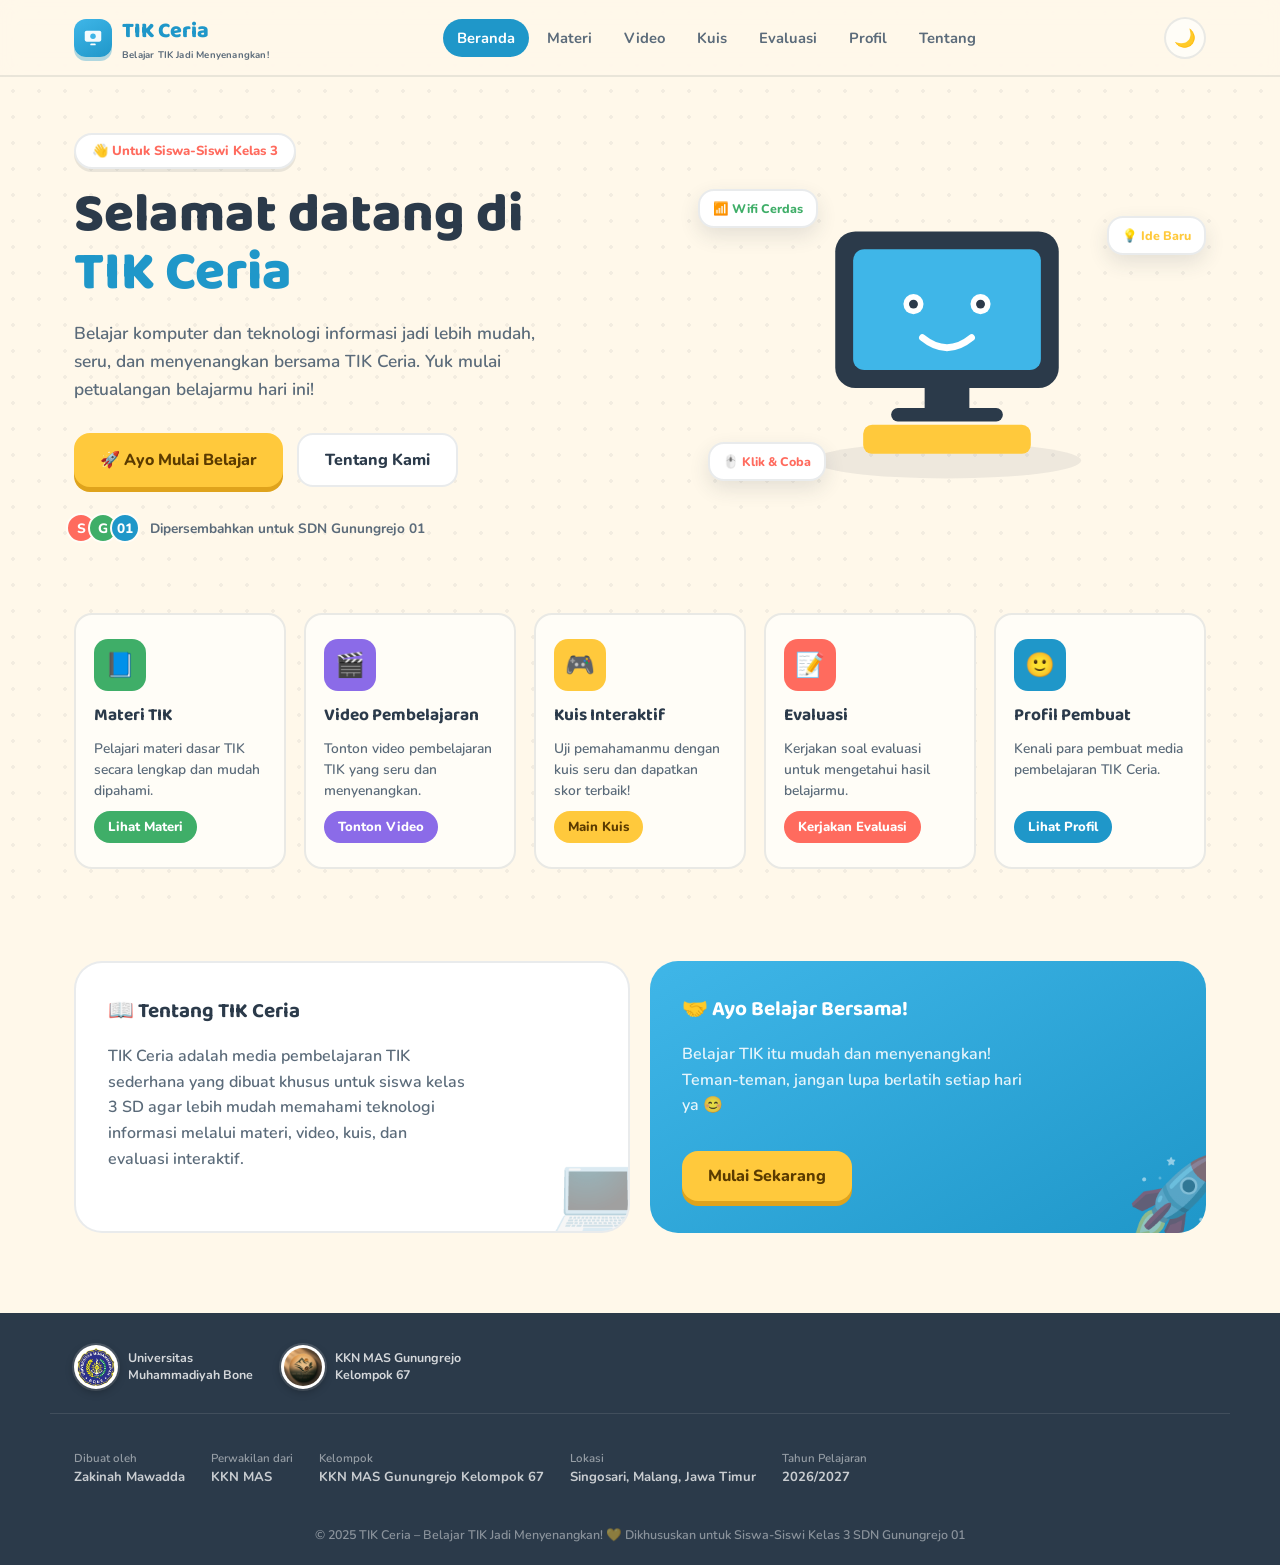
<file: index (1).html>
<!DOCTYPE html>
<html lang="id">
<head>
<meta charset="UTF-8">
<meta name="viewport" content="width=device-width, initial-scale=1.0">
<title>TIK Ceria — Belajar TIK Jadi Menyenangkan!</title>
<link rel="preconnect" href="https://fonts.googleapis.com">
<link rel="preconnect" href="https://fonts.gstatic.com" crossorigin>
<link href="https://fonts.googleapis.com/css2?family=Baloo+2:wght@500;600;700;800&family=Nunito:wght@400;600;700;800&display=swap" rel="stylesheet">
<style>
  :root{
    --cream:#FFF8EA;
    --paper:#FFFDF7;
    --ink:#2B3A4A;
    --ink-soft:#5B6B7A;
    --sky:#3FB6E8;
    --sky-deep:#1F97C9;
    --sun:#FFC93C;
    --grass:#3FAE68;
    --coral:#FF6B5E;
    --violet:#8B6BE8;
    --line: rgba(43,58,74,0.10);
    --radius-lg: 28px;
    --radius-md: 18px;
  }

  *{box-sizing:border-box;}
  html{scroll-behavior:smooth;}
  body{
    margin:0;
    background:var(--cream);
    color:var(--ink);
    font-family:'Nunito', sans-serif;
    -webkit-font-smoothing:antialiased;
  }
  h1,h2,h3,.display{
    font-family:'Baloo 2', sans-serif;
    margin:0;
  }

  @media (prefers-reduced-motion: reduce){
    *{ animation-duration:0.001ms !important; animation-iteration-count:1 !important; transition-duration:0.001ms !important; }
  }

  a{ color:inherit; text-decoration:none; }
  button{ font-family:inherit; cursor:pointer; }

  /* ---------- background texture ---------- */
  .bg-dots{
    position:fixed; inset:0; z-index:-1;
    background-image: radial-gradient(circle, rgba(43,58,74,0.06) 1.6px, transparent 1.6px);
    background-size: 26px 26px;
    pointer-events:none;
  }

  /* ---------- NAV ---------- */
  header{
    position:sticky; top:0; z-index:50;
    background:rgba(255,248,234,0.88);
    backdrop-filter:blur(10px);
    border-bottom:2px solid var(--line);
  }
  .nav-wrap{
    max-width:1180px; margin:0 auto;
    display:flex; align-items:center; justify-content:space-between;
    padding:14px 24px;
  }
  .logo{
    display:flex; align-items:center; gap:10px;
    font-family:'Baloo 2'; font-weight:800; font-size:1.35rem;
    color:var(--sky-deep);
  }
  .logo .mark{
    width:38px; height:38px; border-radius:12px;
    background:linear-gradient(150deg, var(--sky), var(--sky-deep));
    display:flex; align-items:center; justify-content:center;
    box-shadow: 0 4px 0 rgba(31,151,201,0.35);
    flex-shrink:0;
  }
  .logo .mark svg{ width:22px; height:22px; }
  .logo small{
    display:block; font-family:'Nunito'; font-weight:700;
    font-size:0.6rem; color:var(--ink-soft); letter-spacing:.02em;
  }

  nav.menu{ display:flex; align-items:center; gap:4px; }
  nav.menu a{
    padding:9px 14px; border-radius:999px;
    font-weight:700; font-size:0.92rem; color:var(--ink-soft);
    transition:all .18s ease;
  }
  nav.menu a:hover, nav.menu a:focus-visible{
    background:rgba(63,182,232,0.14); color:var(--sky-deep);
    outline: none;
  }
  nav.menu a.active{ background:var(--sky-deep); color:#fff; }

  .mode-toggle{
    border:2px solid var(--line); background:var(--paper);
    width:42px; height:42px; border-radius:999px;
    display:flex; align-items:center; justify-content:center;
    font-size:1.1rem; transition:transform .2s ease;
  }
  .mode-toggle:hover{ transform:rotate(-14deg); }

  .nav-toggle{ display:none; }

  /* ---------- HERO ---------- */
  .hero{
    max-width:1180px; margin:0 auto;
    padding:56px 24px 40px;
    display:grid; grid-template-columns:1.05fr 0.95fr;
    gap:40px; align-items:center;
  }
  .eyebrow{
    display:inline-flex; align-items:center; gap:8px;
    background:#fff; border:2px solid var(--line);
    padding:7px 16px; border-radius:999px;
    font-weight:800; font-size:0.82rem; color:var(--coral);
    box-shadow:0 3px 0 var(--line);
    margin-bottom:18px;
  }
  .hero h1{
    font-size:clamp(2.2rem, 4.4vw, 3.4rem);
    line-height:1.06; font-weight:800; color:var(--ink);
  }
  .hero h1 .accent{
    color:var(--sky-deep);
    position:relative; display:inline-block;
  }
  .hero h1 .accent svg{
    position:absolute; left:0; bottom:-10px; width:100%; height:14px;
  }
  .hero p.lead{
    margin-top:18px; font-size:1.08rem; color:var(--ink-soft);
    max-width:480px; line-height:1.6; font-weight:600;
  }
  .hero-ctas{ display:flex; gap:14px; margin-top:30px; flex-wrap:wrap; }
  .btn{
    padding:14px 26px; border-radius:16px; font-weight:800;
    font-size:1rem; border:none; display:inline-flex; align-items:center; gap:8px;
    transition:transform .15s ease, box-shadow .15s ease;
  }
  .btn-primary{
    background:var(--sun); color:#5B3B00;
    box-shadow:0 5px 0 #DFA31C;
  }
  .btn-primary:hover{ transform:translateY(-2px); box-shadow:0 7px 0 #DFA31C; }
  .btn-primary:active{ transform:translateY(2px); box-shadow:0 2px 0 #DFA31C; }
  .btn-ghost{
    background:#fff; color:var(--ink); border:2px solid var(--line);
  }
  .btn-ghost:hover{ background:var(--paper); border-color:var(--sky); }

  .school-tag{
    margin-top:26px; display:flex; align-items:center; gap:10px;
    font-size:0.85rem; color:var(--ink-soft); font-weight:700;
  }
  .school-tag .avatars span{
    display:inline-flex; width:30px; height:30px; border-radius:50%;
    align-items:center; justify-content:center; font-size:0.85rem;
    border:2px solid var(--paper); margin-left:-8px; color:#fff; font-weight:800;
  }
  .school-tag .avatars{ display:flex; }

  /* hero illustration */
  .hero-art{ position:relative; display:flex; justify-content:center; align-items:center; min-height:340px; }
  .float{ animation:bob 4s ease-in-out infinite; }
  .float.delay1{ animation-delay:.6s; }
  .float.delay2{ animation-delay:1.2s; }
  @keyframes bob{ 0%,100%{ transform:translateY(0);} 50%{ transform:translateY(-10px);} }

  .chip{
    position:absolute; background:#fff; border-radius:16px;
    box-shadow:0 8px 20px rgba(43,58,74,0.12); border:2px solid var(--line);
    padding:9px 13px; display:flex; align-items:center; gap:7px;
    font-weight:800; font-size:0.78rem;
  }

  /* ---------- FEATURE CARDS ---------- */
  section{ max-width:1180px; margin:0 auto; padding:20px 24px; }
  .section-head{ text-align:center; max-width:560px; margin:0 auto 34px; }
  .section-head .kicker{
    color:var(--grass); font-weight:800; font-size:0.85rem;
    text-transform:uppercase; letter-spacing:.08em;
  }
  .section-head h2{ font-size:2rem; margin-top:8px; }
  .section-head p{ color:var(--ink-soft); font-weight:600; margin-top:10px; }

  .grid-cards{
    display:grid; grid-template-columns:repeat(5,1fr); gap:18px;
    margin-top:10px;
  }
  .card{
    background:var(--paper); border:2px solid var(--line);
    border-radius:var(--radius-md); padding:24px 18px;
    display:flex; flex-direction:column; align-items:flex-start; gap:10px;
    transition:transform .2s ease, box-shadow .2s ease, border-color .2s ease;
  }
  .card:hover{
    transform:translateY(-6px); border-color:transparent;
    box-shadow:0 14px 26px rgba(43,58,74,0.14);
  }
  .card .icon{
    width:52px; height:52px; border-radius:14px;
    display:flex; align-items:center; justify-content:center;
    font-size:1.5rem; color:#fff;
  }
  .card h3{ font-size:1.08rem; }
  .card p{ font-size:0.86rem; color:var(--ink-soft); font-weight:600; line-height:1.5; margin:0; }
  .card .go{
    margin-top:auto; font-size:0.82rem; font-weight:800;
    padding:7px 14px; border-radius:999px; color:#fff;
  }

  .c1 .icon, .c1 .go{ background:var(--grass); }
  .c2 .icon, .c2 .go{ background:var(--violet); }
  .c3 .icon, .c3 .go{ background:var(--sun); color:#5B3B00; }
  .c3 .icon{ color:#5B3B00; }
  .c4 .icon, .c4 .go{ background:var(--coral); }
  .c5 .icon, .c5 .go{ background:var(--sky-deep); }

  /* ---------- ABOUT / INFO STRIP ---------- */
  .info-strip{
    display:grid; grid-template-columns:1fr 1fr; gap:20px; margin-top:52px;
  }
  .info-card{
    border-radius:var(--radius-lg); padding:32px; position:relative; overflow:hidden;
  }
  .info-card h3{ font-size:1.3rem; margin-bottom:10px; }
  .info-card p{ font-weight:600; color:var(--ink-soft); line-height:1.6; max-width:360px; }
  .info-card.about{ background:#fff; border:2px solid var(--line); }
  .info-card.join{
    background:linear-gradient(150deg, var(--sky) 0%, var(--sky-deep) 100%);
    color:#fff;
  }
  .info-card.join p{ color:rgba(255,255,255,0.88); }
  .info-card.join .btn-primary{ margin-top:16px; }
  .info-card .deco{
    position:absolute; right:-20px; bottom:-20px; opacity:0.5; font-size:5rem;
  }

  /* ---------- FOOTER ---------- */
  footer{
    margin-top:60px; border-top:2px solid var(--line);
    background:var(--ink);
    color:rgba(255,255,255,0.75);
  }
  .footer-wrap{
    max-width:1180px; margin:0 auto; padding:36px 24px 26px;
    display:flex; justify-content:space-between; align-items:center; gap:20px;
    flex-wrap:wrap;
  }
  .footer-wrap-top{
    padding-bottom:0; border-bottom:1px solid rgba(255,255,255,0.1);
    padding-top:30px; padding-bottom:24px;
  }
  .footer-logos{
    display:flex; gap:28px; flex-wrap:wrap; align-items:center;
  }
  .logo-badge{
    display:flex; align-items:center; gap:10px;
    font-size:0.78rem; font-weight:700; color:rgba(255,255,255,0.8);
    line-height:1.35;
  }
  .logo-circle{
    width:44px; height:44px; border-radius:50%; flex-shrink:0;
    display:flex; align-items:center; justify-content:center;
    background:linear-gradient(150deg, var(--sky), var(--sky-deep));
    box-shadow:0 3px 8px rgba(0,0,0,0.25);
  }
  .logo-circle svg{ width:22px; height:22px; }
  .logo-circle-img{
    background:#fff; padding:3px; overflow:hidden;
    box-shadow:0 3px 8px rgba(0,0,0,0.25), 0 0 0 2px rgba(255,255,255,0.15);
  }
  .logo-circle-img img{
    width:100%; height:100%; object-fit:contain; border-radius:50%;
    display:block;
  }
  .footer-credits{
    display:flex; gap:26px; flex-wrap:wrap; font-size:0.82rem; font-weight:700;
  }
  .footer-credits div span{ display:block; color:rgba(255,255,255,0.5); font-weight:600; font-size:0.72rem; margin-bottom:2px; }
  .footer-bottom{
    text-align:center; font-size:0.78rem; padding:14px 24px 22px;
    color:rgba(255,255,255,0.45); font-weight:600;
  }

  /* ---------- RESPONSIVE ---------- */
  @media (max-width: 920px){
    .grid-cards{ grid-template-columns:repeat(3,1fr); }
    .info-strip{ grid-template-columns:1fr; }
  }
  @media (max-width: 760px){
    nav.menu{ display:none; }
    .hero{ grid-template-columns:1fr; padding-top:30px; }
    .hero-art{ order:-1; min-height:240px; }
    .grid-cards{ grid-template-columns:repeat(2,1fr); }
    .footer-wrap{ flex-direction:column; align-items:flex-start; }
  }

  :focus-visible{ outline:3px solid var(--sky-deep); outline-offset:2px; }
</style>
</head>
<body>
<div class="bg-dots"></div>

<header>
  <div class="nav-wrap">
    <a href="#" class="logo">
      <span class="mark">
        <svg viewBox="0 0 24 24" fill="none"><rect x="3" y="4" width="18" height="12" rx="2" fill="#fff" opacity="0.95"/><rect x="9" y="18" width="6" height="2" rx="1" fill="#fff"/><circle cx="12" cy="10" r="3" fill="#3FB6E8"/></svg>
      </span>
      <span>TIK Ceria<small>Belajar TIK Jadi Menyenangkan!</small></span>
    </a>
    <nav class="menu">
      <a href="#beranda" class="active">Beranda</a>
      <a href="#materi">Materi</a>
      <a href="#video">Video</a>
      <a href="#kuis">Kuis</a>
      <a href="#evaluasi">Evaluasi</a>
      <a href="#profil">Profil</a>
      <a href="#tentang">Tentang</a>
    </nav>
    <button class="mode-toggle" id="modeToggle" aria-label="Ganti mode gelap">🌙</button>
  </div>
</header>

<main>
  <section class="hero" id="beranda">
    <div>
      <span class="eyebrow">👋 Untuk Siswa-Siswi Kelas 3</span>
      <h1>Selamat datang di <span class="accent">TIK Ceria</span></h1>
      <p class="lead">Belajar komputer dan teknologi informasi jadi lebih mudah, seru, dan menyenangkan bersama TIK Ceria. Yuk mulai petualangan belajarmu hari ini!</p>
      <div class="hero-ctas">
        <a href="#materi" class="btn btn-primary">🚀 Ayo Mulai Belajar</a>
        <a href="#tentang" class="btn btn-ghost">Tentang Kami</a>
      </div>
      <div class="school-tag">
        <div class="avatars">
          <span style="background:var(--coral)">S</span>
          <span style="background:var(--grass)">G</span>
          <span style="background:var(--sky-deep)">01</span>
        </div>
        Dipersembahkan untuk SDN Gunungrejo 01
      </div>
    </div>

    <div class="hero-art">
      <svg viewBox="0 0 340 300" width="100%" style="max-width:380px">
        <ellipse cx="170" cy="260" rx="120" ry="16" fill="rgba(43,58,74,0.08)"/>
        <!-- monitor -->
        <rect x="70" y="55" width="200" height="140" rx="18" fill="#2B3A4A"/>
        <rect x="86" y="71" width="168" height="108" rx="10" fill="#3FB6E8"/>
        <circle cx="140" cy="120" r="9" fill="#fff"/>
        <circle cx="200" cy="120" r="9" fill="#fff"/>
        <circle cx="140" cy="120" r="4" fill="#2B3A4A"/>
        <circle cx="200" cy="120" r="4" fill="#2B3A4A"/>
        <path d="M148 150 Q170 168 192 150" stroke="#fff" stroke-width="6" fill="none" stroke-linecap="round"/>
        <rect x="150" y="195" width="40" height="18" fill="#2B3A4A"/>
        <rect x="120" y="213" width="100" height="12" rx="6" fill="#2B3A4A"/>
        <!-- keyboard -->
        <rect x="95" y="228" width="150" height="26" rx="8" fill="#FFC93C"/>
      </svg>
      <div class="chip float" style="top:6%; left:2%; color:var(--grass);">📶 Wifi Cerdas</div>
      <div class="chip float delay1" style="top:14%; right:0%; color:var(--sun);">💡 Ide Baru</div>
      <div class="chip float delay2" style="bottom:8%; left:4%; color:var(--coral);">🖱️ Klik & Coba</div>
    </div>
  </section>

  <section id="materi">
    <div class="grid-cards">
      <div class="card c1">
        <div class="icon">📘</div>
        <h3>Materi TIK</h3>
        <p>Pelajari materi dasar TIK secara lengkap dan mudah dipahami.</p>
        <a href="#" class="go">Lihat Materi</a>
      </div>
      <div class="card c2" id="video">
        <div class="icon">🎬</div>
        <h3>Video Pembelajaran</h3>
        <p>Tonton video pembelajaran TIK yang seru dan menyenangkan.</p>
        <a href="#" class="go">Tonton Video</a>
      </div>
      <div class="card c3" id="kuis">
        <div class="icon">🎮</div>
        <h3>Kuis Interaktif</h3>
        <p>Uji pemahamanmu dengan kuis seru dan dapatkan skor terbaik!</p>
        <a href="#" class="go">Main Kuis</a>
      </div>
      <div class="card c4" id="evaluasi">
        <div class="icon">📝</div>
        <h3>Evaluasi</h3>
        <p>Kerjakan soal evaluasi untuk mengetahui hasil belajarmu.</p>
        <a href="#" class="go">Kerjakan Evaluasi</a>
      </div>
      <div class="card c5" id="profil">
        <div class="icon">🙂</div>
        <h3>Profil Pembuat</h3>
        <p>Kenali para pembuat media pembelajaran TIK Ceria.</p>
        <a href="#" class="go">Lihat Profil</a>
      </div>
    </div>
  </section>

  <section id="tentang">
    <div class="info-strip">
      <div class="info-card about">
        <h3>📖 Tentang TIK Ceria</h3>
        <p>TIK Ceria adalah media pembelajaran TIK sederhana yang dibuat khusus untuk siswa kelas 3 SD agar lebih mudah memahami teknologi informasi melalui materi, video, kuis, dan evaluasi interaktif.</p>
        <span class="deco">💻</span>
      </div>
      <div class="info-card join">
        <h3>🤝 Ayo Belajar Bersama!</h3>
        <p>Belajar TIK itu mudah dan menyenangkan! Teman-teman, jangan lupa berlatih setiap hari ya 😊</p>
        <a href="#materi" class="btn btn-primary">Mulai Sekarang</a>
        <span class="deco">🚀</span>
      </div>
    </div>
  </section>
</main>

<footer>
  <div class="footer-wrap footer-wrap-top">
    <div class="footer-logos">
      <div class="logo-badge">
        <span class="logo-circle logo-circle-img">
          <img src="[data-uri]" alt="Logo Universitas Muhammadiyah Bone">
        </span>
        <span>Universitas<br>Muhammadiyah Bone</span>
      </div>
      <div class="logo-badge">
        <span class="logo-circle logo-circle-img">
          <img src="[data-uri]" alt="Logo KKN MAS Gunungrejo">
        </span>
        <span>KKN MAS Gunungrejo<br>Kelompok 67</span>
      </div>
    </div>
  </div>
  <div class="footer-wrap">
    <div class="footer-credits">
      <div><span>Dibuat oleh</span>Zakinah Mawadda</div>
      <div><span>Perwakilan dari</span>KKN MAS</div>
      <div><span>Kelompok</span>KKN MAS Gunungrejo Kelompok 67</div>
      <div><span>Lokasi</span>Singosari, Malang, Jawa Timur</div>
      <div><span>Tahun Pelajaran</span>2026/2027</div>
    </div>
  </div>
  <div class="footer-bottom">© 2025 TIK Ceria – Belajar TIK Jadi Menyenangkan! 💛 Dikhususkan untuk Siswa-Siswi Kelas 3 SDN Gunungrejo 01</div>
</footer>

<script>
  const toggle = document.getElementById('modeToggle');
  let dark = false;
  toggle.addEventListener('click', () => {
    dark = !dark;
    document.body.style.filter = dark ? 'invert(1) hue-rotate(180deg)' : '';
    toggle.textContent = dark ? '☀️' : '🌙';
  });

  document.querySelectorAll('nav.menu a').forEach(link=>{
    link.addEventListener('click', ()=>{
      document.querySelectorAll('nav.menu a').forEach(a=>a.classList.remove('active'));
      link.classList.add('active');
    });
  });
</script>
</body>
</html>
</file>
